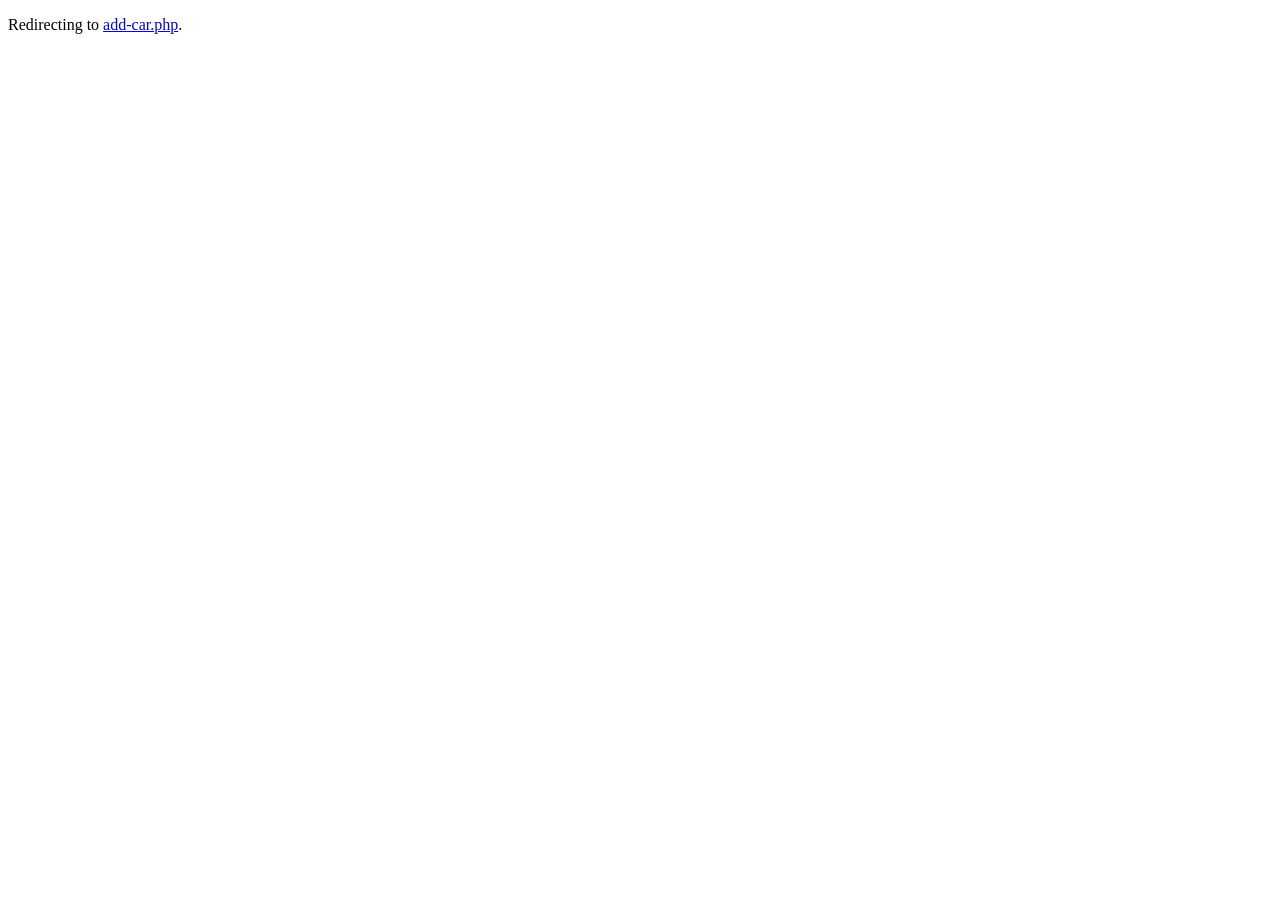
<file: Bi Qinzhi/index.html>
<!DOCTYPE html>
<html lang="en">
<head>
  <meta charset="UTF-8">
  <meta http-equiv="refresh" content="0; url=add-car.php">
  <title>Redirecting...</title>
</head>
<body>
  <p>Redirecting to <a href="add-car.php">add-car.php</a>.</p>
</body>
</html>
</file>
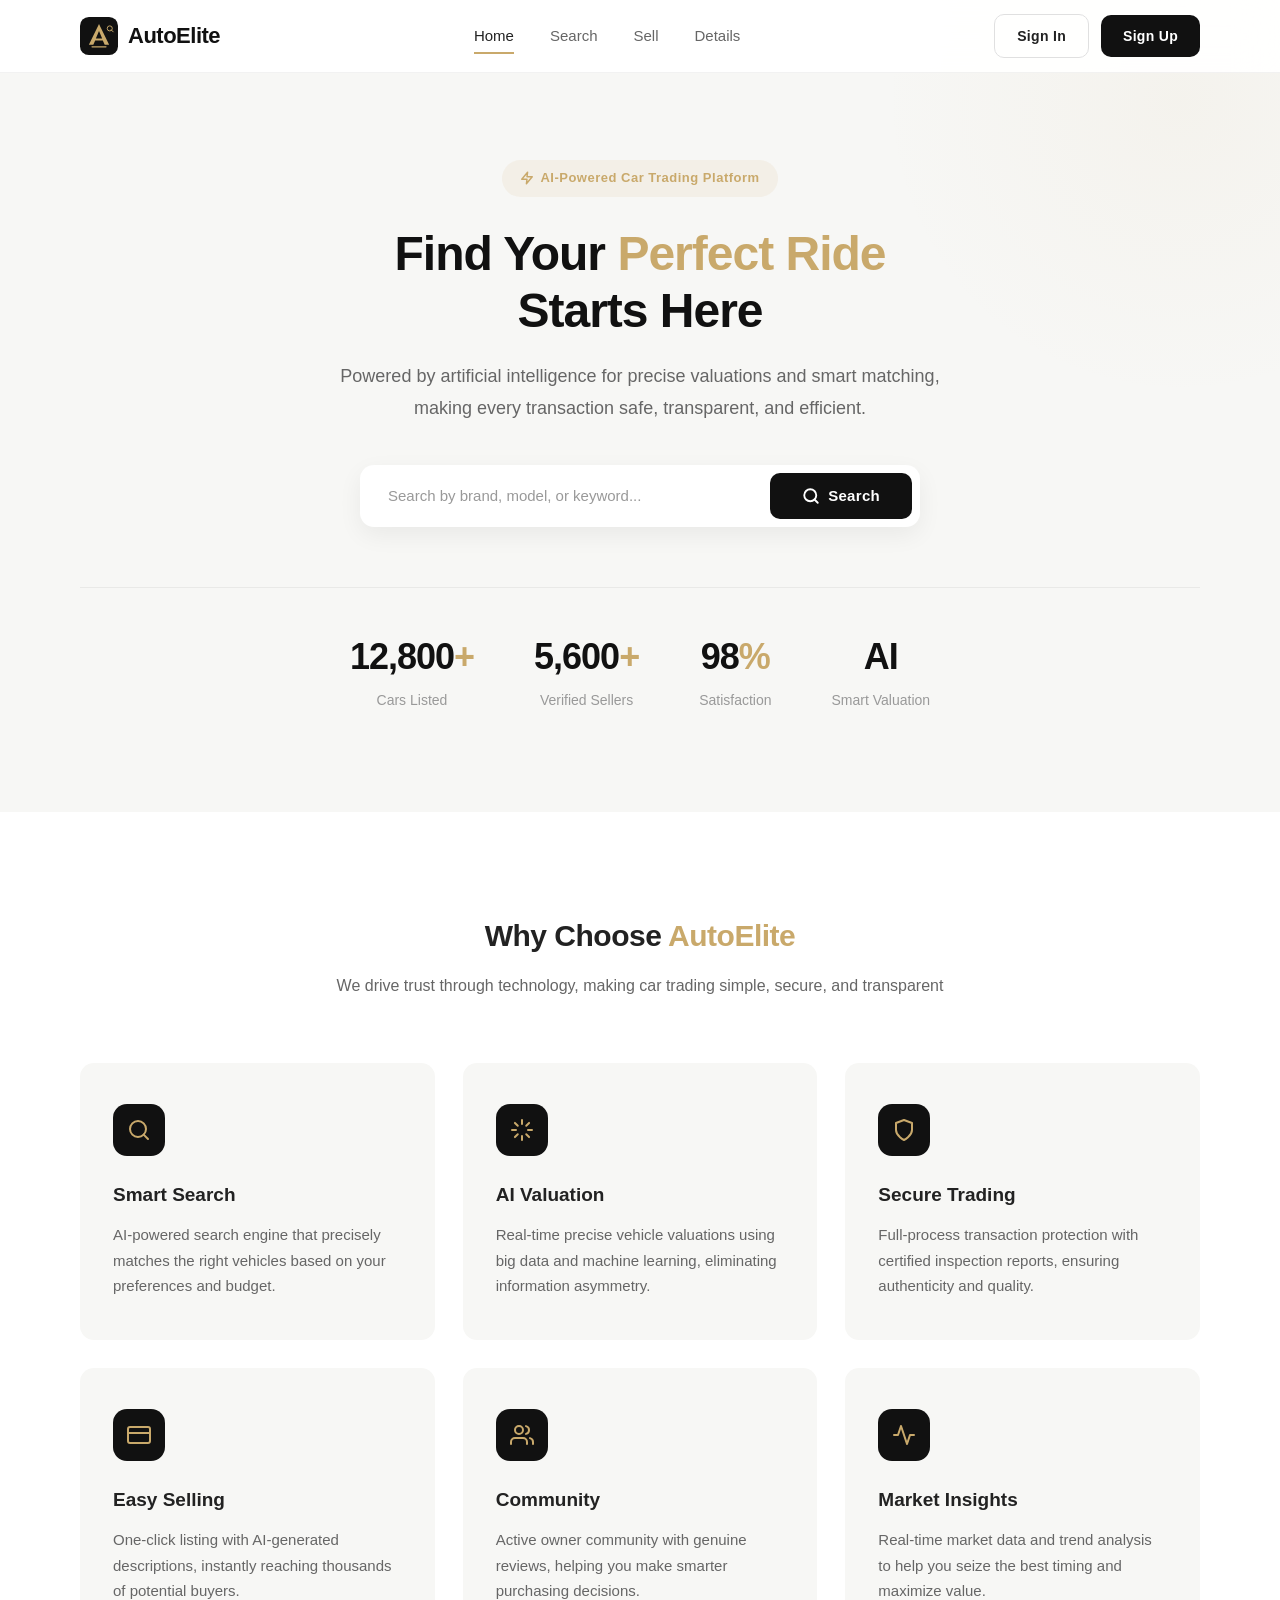
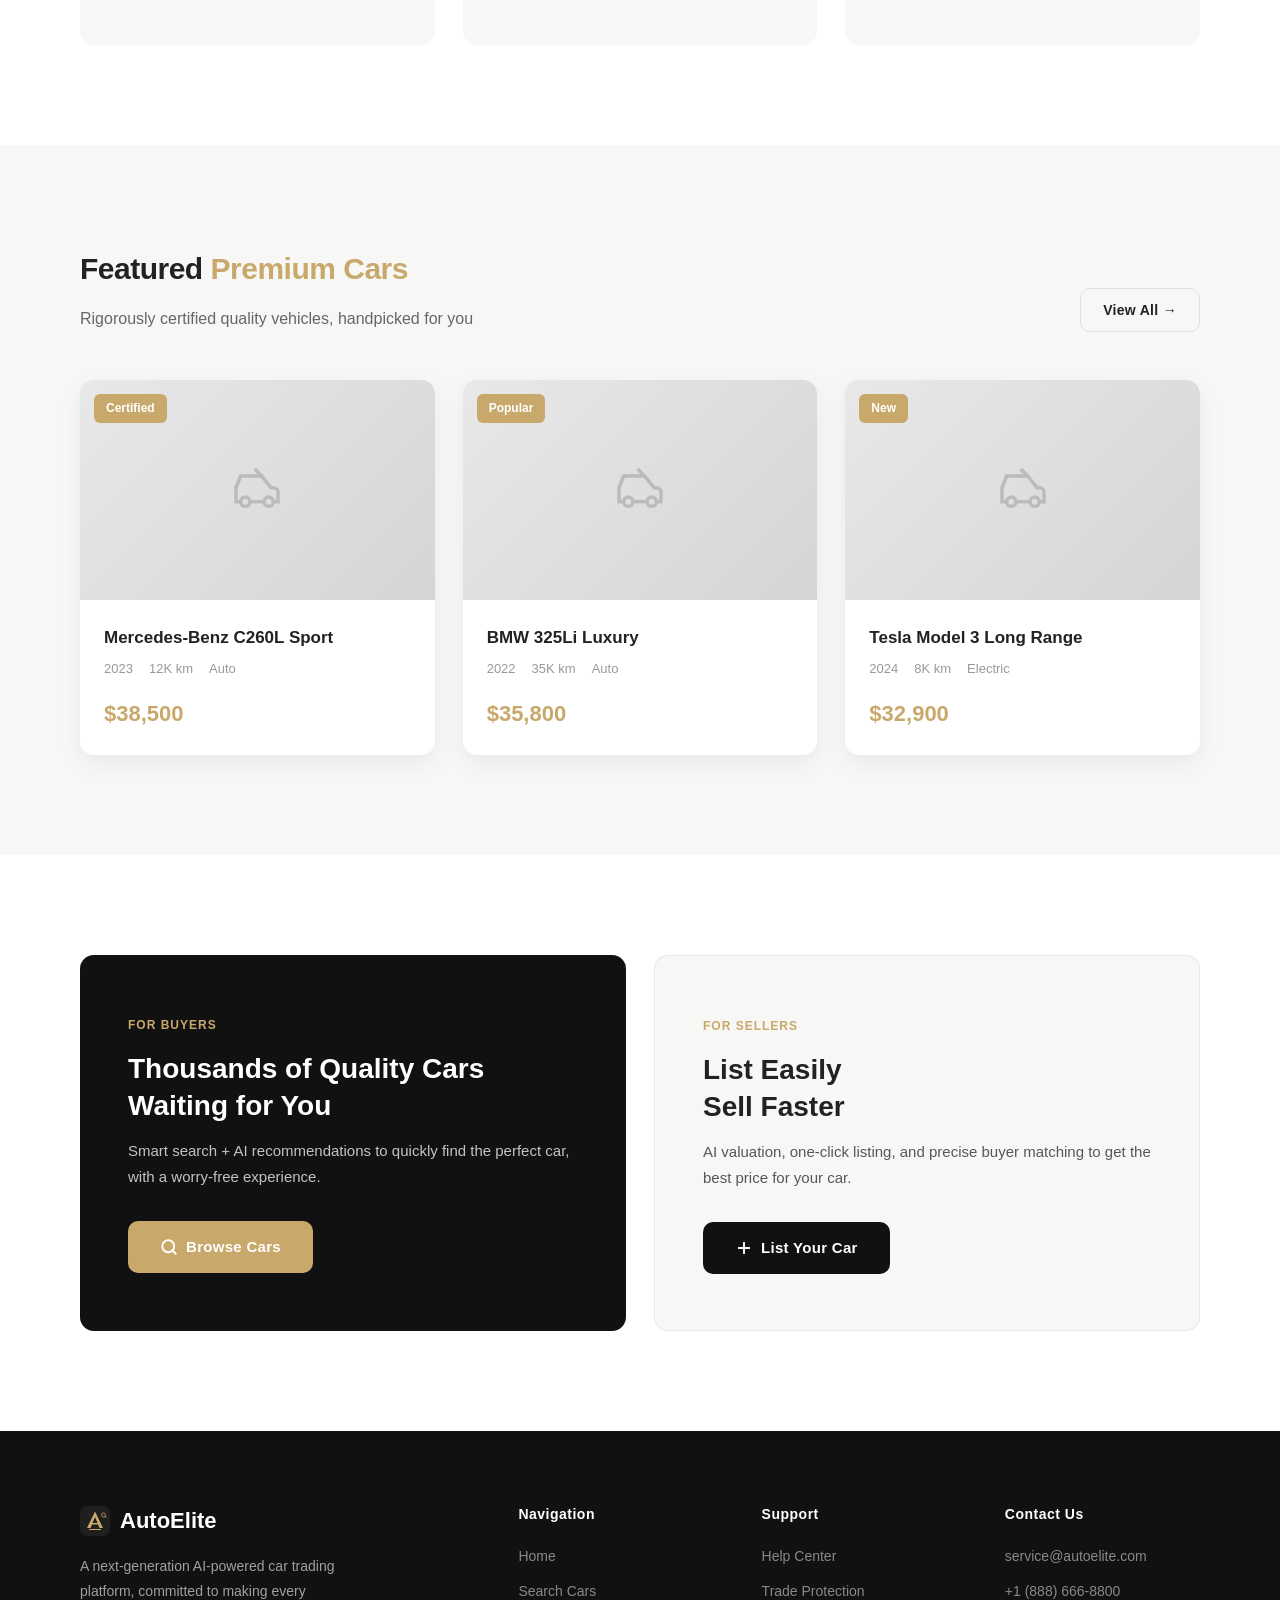
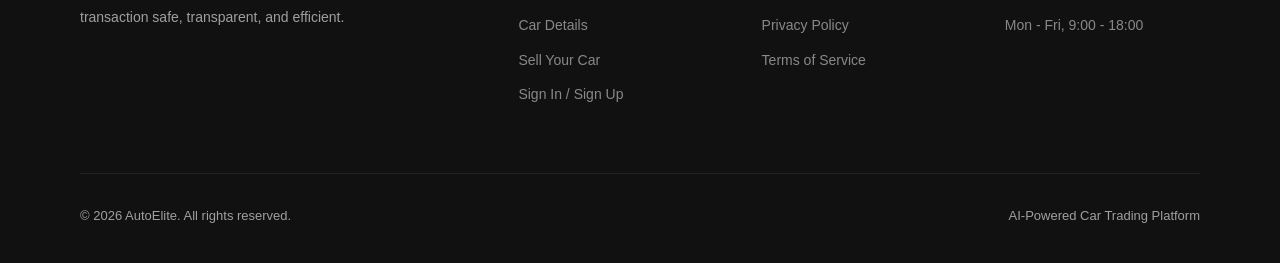
<file: homepage.html>
<!DOCTYPE html>
<html lang="en">
<head>
  <meta charset="UTF-8">
  <meta name="viewport" content="width=device-width, initial-scale=1.0">
  <title>AutoElite - AI-Powered Car Trading Platform</title>
  <link rel="stylesheet" href="homepage.css">
  <style>
    /* Page-specific styles */
    .nav-logo-svg { display: flex; align-items: center; gap: 10px; }
  </style>
</head>
<body>

  <!-- Page Loader -->
  <div class="page-loader" id="pageLoader">
    <div class="loader-spinner"></div>
  </div>

  <!-- ========== Navbar ========== -->
  <nav class="navbar" id="navbar">
    <div class="container">
      <a href="homepage.html" class="nav-logo">
        <svg class="nav-logo-svg" width="38" height="38" viewBox="0 0 120 120" fill="none" xmlns="http://www.w3.org/2000/svg">
          <rect width="120" height="120" rx="28" fill="#111111"/>
          <path d="M60 22L28 88h14l6-14h24l6 14h14L60 22zm0 22l10 24H50l10-24z" fill="#C9A96B"/>
          <path d="M38 94h44" stroke="#C9A96B" stroke-width="4" stroke-linecap="round"/>
          <circle cx="94" cy="36" r="8" fill="none" stroke="#C9A96B" stroke-width="3"/>
          <path d="M99 41l6 6" stroke="#C9A96B" stroke-width="3" stroke-linecap="round"/>
        </svg>
        AutoElite
      </a>

      <div class="nav-links">
        <a href="homepage.html" class="active">Home</a>
        <a href="search.html">Search</a>
        <a href="Bi Qinzhi/add-car.php">Sell</a>
        <a href="Bi Qinzhi/inventory.php">Details</a>
      </div>

      <div class="nav-actions">
        <a href="login.html" class="btn btn-sm btn-outline">Sign In</a>
        <a href="Liu Ruoqi/register.php" class="btn btn-sm btn-primary">Sign Up</a>
      </div>

      <div class="hamburger" id="hamburger">
        <span></span>
        <span></span>
        <span></span>
      </div>
    </div>
  </nav>

  <!-- Mobile Nav -->
  <div class="mobile-nav" id="mobileNav">
    <a href="homepage.html">Home</a>
    <a href="search.html">Search Cars</a>
    <a href="Bi Qinzhi/add-car.php">Sell Your Car</a>
    <a href="Bi Qinzhi/inventory.php">Car Details</a>
    <a href="login.html">Sign In</a>
    <a href="Liu Ruoqi/register.php">Sign Up</a>
  </div>

  <!-- ========== Hero ========== -->
  <section class="hero">
    <div class="container">
      <div class="hero-content fade-in">
        <div class="hero-tag">
          <svg width="14" height="14" viewBox="0 0 24 24" fill="none" stroke="currentColor" stroke-width="2.5" stroke-linecap="round" stroke-linejoin="round"><polygon points="13 2 3 14 12 14 11 22 21 10 12 10 13 2"/></svg>
          AI-Powered Car Trading Platform
        </div>
        <h1>Find Your <span class="accent">Perfect Ride</span><br>Starts Here</h1>
        <p>Powered by artificial intelligence for precise valuations and smart matching,<br>making every transaction safe, transparent, and efficient.</p>

        <form class="hero-search" action="search.php" method="get">
          <input type="text" class="input" placeholder="Search by brand, model, or keyword..." name="model">
          <button type="submit" class="btn btn-primary">
            <svg width="18" height="18" viewBox="0 0 24 24" fill="none" stroke="currentColor" stroke-width="2.5" stroke-linecap="round" stroke-linejoin="round"><circle cx="11" cy="11" r="8"/><path d="m21 21-4.35-4.35"/></svg>
            Search
          </button>
        </form>
      </div>

      <div class="hero-stats fade-in">
        <div class="hero-stat">
          <div class="number">12,800<span class="accent">+</span></div>
          <div class="label">Cars Listed</div>
        </div>
        <div class="hero-stat">
          <div class="number">5,600<span class="accent">+</span></div>
          <div class="label">Verified Sellers</div>
        </div>
        <div class="hero-stat">
          <div class="number">98<span class="accent">%</span></div>
          <div class="label">Satisfaction</div>
        </div>
        <div class="hero-stat">
          <div class="number">AI</div>
          <div class="label">Smart Valuation</div>
        </div>
      </div>
    </div>
  </section>

  <!-- ========== Features / 业务简介 ========== -->
  <section class="features" id="features">
    <div class="container">
      <div class="features-header fade-in">
        <div class="section-title">Why Choose <span class="accent">AutoElite</span></div>
        <p class="section-subtitle">We drive trust through technology, making car trading simple, secure, and transparent</p>
      </div>

      <div class="features-grid">
        <!-- Card 1 -->
        <div class="feature-card fade-in fade-in-delay-1">
          <div class="feature-icon">
            <svg width="24" height="24" viewBox="0 0 24 24" fill="none" stroke="#C9A96B" stroke-width="2" stroke-linecap="round" stroke-linejoin="round"><circle cx="11" cy="11" r="8"/><path d="m21 21-4.35-4.35"/></svg>
          </div>
          <h3>Smart Search</h3>
          <p>AI-powered search engine that precisely matches the right vehicles based on your preferences and budget.</p>
        </div>
        <!-- Card 2 -->
        <div class="feature-card fade-in fade-in-delay-2">
          <div class="feature-icon">
            <svg width="24" height="24" viewBox="0 0 24 24" fill="none" stroke="#C9A96B" stroke-width="2" stroke-linecap="round" stroke-linejoin="round"><path d="M12 2v4m0 12v4M4.93 4.93l2.83 2.83m8.48 8.48 2.83 2.83M2 12h4m12 0h4M4.93 19.07l2.83-2.83m8.48-8.48 2.83-2.83"/></svg>
          </div>
          <h3>AI Valuation</h3>
          <p>Real-time precise vehicle valuations using big data and machine learning, eliminating information asymmetry.</p>
        </div>
        <!-- Card 3 -->
        <div class="feature-card fade-in fade-in-delay-3">
          <div class="feature-icon">
            <svg width="24" height="24" viewBox="0 0 24 24" fill="none" stroke="#C9A96B" stroke-width="2" stroke-linecap="round" stroke-linejoin="round"><path d="M12 22s8-4 8-10V5l-8-3-8 3v7c0 6 8 10 8 10z"/></svg>
          </div>
          <h3>Secure Trading</h3>
          <p>Full-process transaction protection with certified inspection reports, ensuring authenticity and quality.</p>
        </div>
        <!-- Card 4 -->
        <div class="feature-card fade-in fade-in-delay-1">
          <div class="feature-icon">
            <svg width="24" height="24" viewBox="0 0 24 24" fill="none" stroke="#C9A96B" stroke-width="2" stroke-linecap="round" stroke-linejoin="round"><rect x="1" y="4" width="22" height="16" rx="2" ry="2"/><line x1="1" y1="10" x2="23" y2="10"/></svg>
          </div>
          <h3>Easy Selling</h3>
          <p>One-click listing with AI-generated descriptions, instantly reaching thousands of potential buyers.</p>
        </div>
        <!-- Card 5 -->
        <div class="feature-card fade-in fade-in-delay-2">
          <div class="feature-icon">
            <svg width="24" height="24" viewBox="0 0 24 24" fill="none" stroke="#C9A96B" stroke-width="2" stroke-linecap="round" stroke-linejoin="round"><path d="M17 21v-2a4 4 0 0 0-4-4H5a4 4 0 0 0-4 4v2"/><circle cx="9" cy="7" r="4"/><path d="M23 21v-2a4 4 0 0 0-3-3.87"/><path d="M16 3.13a4 4 0 0 1 0 7.75"/></svg>
          </div>
          <h3>Community</h3>
          <p>Active owner community with genuine reviews, helping you make smarter purchasing decisions.</p>
        </div>
        <!-- Card 6 -->
        <div class="feature-card fade-in fade-in-delay-3">
          <div class="feature-icon">
            <svg width="24" height="24" viewBox="0 0 24 24" fill="none" stroke="#C9A96B" stroke-width="2" stroke-linecap="round" stroke-linejoin="round"><polyline points="22 12 18 12 15 21 9 3 6 12 2 12"/></svg>
          </div>
          <h3>Market Insights</h3>
          <p>Real-time market data and trend analysis to help you seize the best timing and maximize value.</p>
        </div>
      </div>
    </div>
  </section>

  <!-- ========== Featured Cars / 精选车辆 ========== -->
  <section class="featured-cars" id="cars">
    <div class="container">
      <div class="featured-header fade-in">
        <div>
          <div class="section-title">Featured <span class="accent">Premium Cars</span></div>
          <p class="section-subtitle">Rigorously certified quality vehicles, handpicked for you</p>
        </div>
        <a href="search.html" class="btn btn-outline btn-sm">View All &rarr;</a>
      </div>

      <div class="car-grid">
        <!-- Car 1 -->
        <a href="detail.html" class="car-card fade-in fade-in-delay-1">
          <div class="car-image">
            <span class="car-badge">Certified</span>
            <div class="car-placeholder">
              <svg width="56" height="56" viewBox="0 0 24 24" fill="none" stroke="#BBB" stroke-width="1.5"><path d="M7 17m-2 0a2 2 0 1 0 4 0a2 2 0 1 0-4 0"/><path d="M17 17m-2 0a2 2 0 1 0 4 0a2 2 0 1 0-4 0"/><path d="M5 17H3v-6l2-5h9l4 5h1a2 2 0 0 1 2 2v4h-2"/><path d="M9 17h6"/><path d="M14 6l-3-3"/></svg>
            </div>
          </div>
          <div class="car-info">
            <h3>Mercedes-Benz C260L Sport</h3>
            <div class="car-meta">
              <span>2023</span>
              <span>12K km</span>
              <span>Auto</span>
            </div>
            <div class="car-price">$38,500<span class="unit"></span></div>
          </div>
        </a>
        <!-- Car 2 -->
        <a href="detail.html" class="car-card fade-in fade-in-delay-2">
          <div class="car-image">
            <span class="car-badge">Popular</span>
            <div class="car-placeholder">
              <svg width="56" height="56" viewBox="0 0 24 24" fill="none" stroke="#BBB" stroke-width="1.5"><path d="M7 17m-2 0a2 2 0 1 0 4 0a2 2 0 1 0-4 0"/><path d="M17 17m-2 0a2 2 0 1 0 4 0a2 2 0 1 0-4 0"/><path d="M5 17H3v-6l2-5h9l4 5h1a2 2 0 0 1 2 2v4h-2"/><path d="M9 17h6"/><path d="M14 6l-3-3"/></svg>
            </div>
          </div>
          <div class="car-info">
            <h3>BMW 325Li Luxury</h3>
            <div class="car-meta">
              <span>2022</span>
              <span>35K km</span>
              <span>Auto</span>
            </div>
            <div class="car-price">$35,800<span class="unit"></span></div>
          </div>
        </a>
        <!-- Car 3 -->
        <a href="detail.html" class="car-card fade-in fade-in-delay-3">
          <div class="car-image">
            <span class="car-badge">New</span>
            <div class="car-placeholder">
              <svg width="56" height="56" viewBox="0 0 24 24" fill="none" stroke="#BBB" stroke-width="1.5"><path d="M7 17m-2 0a2 2 0 1 0 4 0a2 2 0 1 0-4 0"/><path d="M17 17m-2 0a2 2 0 1 0 4 0a2 2 0 1 0-4 0"/><path d="M5 17H3v-6l2-5h9l4 5h1a2 2 0 0 1 2 2v4h-2"/><path d="M9 17h6"/><path d="M14 6l-3-3"/></svg>
            </div>
          </div>
          <div class="car-info">
            <h3>Tesla Model 3 Long Range</h3>
            <div class="car-meta">
              <span>2024</span>
              <span>8K km</span>
              <span>Electric</span>
            </div>
            <div class="car-price">$32,900<span class="unit"></span></div>
          </div>
        </a>
      </div>
    </div>
  </section>

  <!-- ========== CTA Section ========== -->
  <section class="cta-section">
    <div class="container">
      <div class="cta-grid">
        <!-- Buyer CTA -->
        <div class="cta-card buyer fade-in fade-in-delay-1">
          <span class="cta-tag">For Buyers</span>
          <h3>Thousands of Quality Cars<br>Waiting for You</h3>
          <p>Smart search + AI recommendations to quickly find the perfect car, with a worry-free experience.</p>
          <a href="search.html" class="btn">
            <svg width="18" height="18" viewBox="0 0 24 24" fill="none" stroke="currentColor" stroke-width="2.5" stroke-linecap="round" stroke-linejoin="round"><circle cx="11" cy="11" r="8"/><path d="m21 21-4.35-4.35"/></svg>
            Browse Cars
          </a>
        </div>
        <!-- Seller CTA -->
        <div class="cta-card seller fade-in fade-in-delay-2">
          <span class="cta-tag">For Sellers</span>
          <h3>List Easily<br>Sell Faster</h3>
          <p>AI valuation, one-click listing, and precise buyer matching to get the best price for your car.</p>
          <a href="sell.html" class="btn btn-primary">
            <svg width="18" height="18" viewBox="0 0 24 24" fill="none" stroke="currentColor" stroke-width="2.5" stroke-linecap="round" stroke-linejoin="round"><path d="M12 5v14"/><path d="M5 12h14"/></svg>
            List Your Car
          </a>
        </div>
      </div>
    </div>
  </section>

  <!-- ========== Footer ========== -->
  <footer class="footer">
    <div class="container">
      <div class="footer-grid">
        <div class="footer-brand">
          <div class="footer-logo">
            <svg width="30" height="30" viewBox="0 0 120 120" fill="none" xmlns="http://www.w3.org/2000/svg">
              <rect width="120" height="120" rx="28" fill="#1F1F1F"/>
              <path d="M60 22L28 88h14l6-14h24l6 14h14L60 22zm0 22l10 24H50l10-24z" fill="#C9A96B"/>
              <path d="M38 94h44" stroke="#C9A96B" stroke-width="4" stroke-linecap="round"/>
              <circle cx="94" cy="36" r="8" fill="none" stroke="#C9A96B" stroke-width="3"/>
              <path d="M99 41l6 6" stroke="#C9A96B" stroke-width="3" stroke-linecap="round"/>
            </svg>
            AutoElite
          </div>
          <p>A next-generation AI-powered car trading platform, committed to making every transaction safe, transparent, and efficient.</p>
        </div>

        <div class="footer-col">
          <h4>Navigation</h4>
          <a href="homepage.html">Home</a>
          <a href="search.html">Search Cars</a>
          <a href="detail.html">Car Details</a>
          <a href="sell.html">Sell Your Car</a>
          <a href="auth.html">Sign In / Sign Up</a>
        </div>

        <div class="footer-col">
          <h4>Support</h4>
          <a href="#">Help Center</a>
          <a href="#">Trade Protection</a>
          <a href="#">Privacy Policy</a>
          <a href="#">Terms of Service</a>
        </div>

        <div class="footer-col">
          <h4>Contact Us</h4>
          <a href="#">service@autoelite.com</a>
          <a href="#">+1 (888) 666-8800</a>
          <a href="#">Mon - Fri, 9:00 - 18:00</a>
        </div>
      </div>

      <div class="footer-bottom">
        <span>&copy; 2026 AutoElite. All rights reserved.</span>
        <span>AI-Powered Car Trading Platform</span>
      </div>
    </div>
  </footer>

  <!-- ========== JavaScript ========== -->
  <script>
    // --- Page Loader ---
    window.addEventListener('load', () => {
      document.getElementById('pageLoader').classList.add('hidden');
    });

    // --- Navbar scroll effect ---
    const navbar = document.getElementById('navbar');
    window.addEventListener('scroll', () => {
      navbar.classList.toggle('scrolled', window.scrollY > 20);
    });

    // --- Hamburger Menu ---
    const hamburger = document.getElementById('hamburger');
    const mobileNav = document.getElementById('mobileNav');

    hamburger.addEventListener('click', () => {
      hamburger.classList.toggle('active');
      mobileNav.classList.toggle('active');
      document.body.style.overflow = mobileNav.classList.contains('active') ? 'hidden' : '';
    });

    // Close mobile nav on link click
    mobileNav.querySelectorAll('a').forEach(link => {
      link.addEventListener('click', () => {
        hamburger.classList.remove('active');
        mobileNav.classList.remove('active');
        document.body.style.overflow = '';
      });
    });

    // --- Scroll Fade-In Animation ---
    const observerOptions = {
      threshold: 0.15,
      rootMargin: '0px 0px -40px 0px'
    };

    const observer = new IntersectionObserver((entries) => {
      entries.forEach(entry => {
        if (entry.isIntersecting) {
          entry.target.classList.add('visible');
          observer.unobserve(entry.target);
        }
      });
    }, observerOptions);

    document.querySelectorAll('.fade-in').forEach(el => observer.observe(el));
  </script>
</body>
</html>
</file>
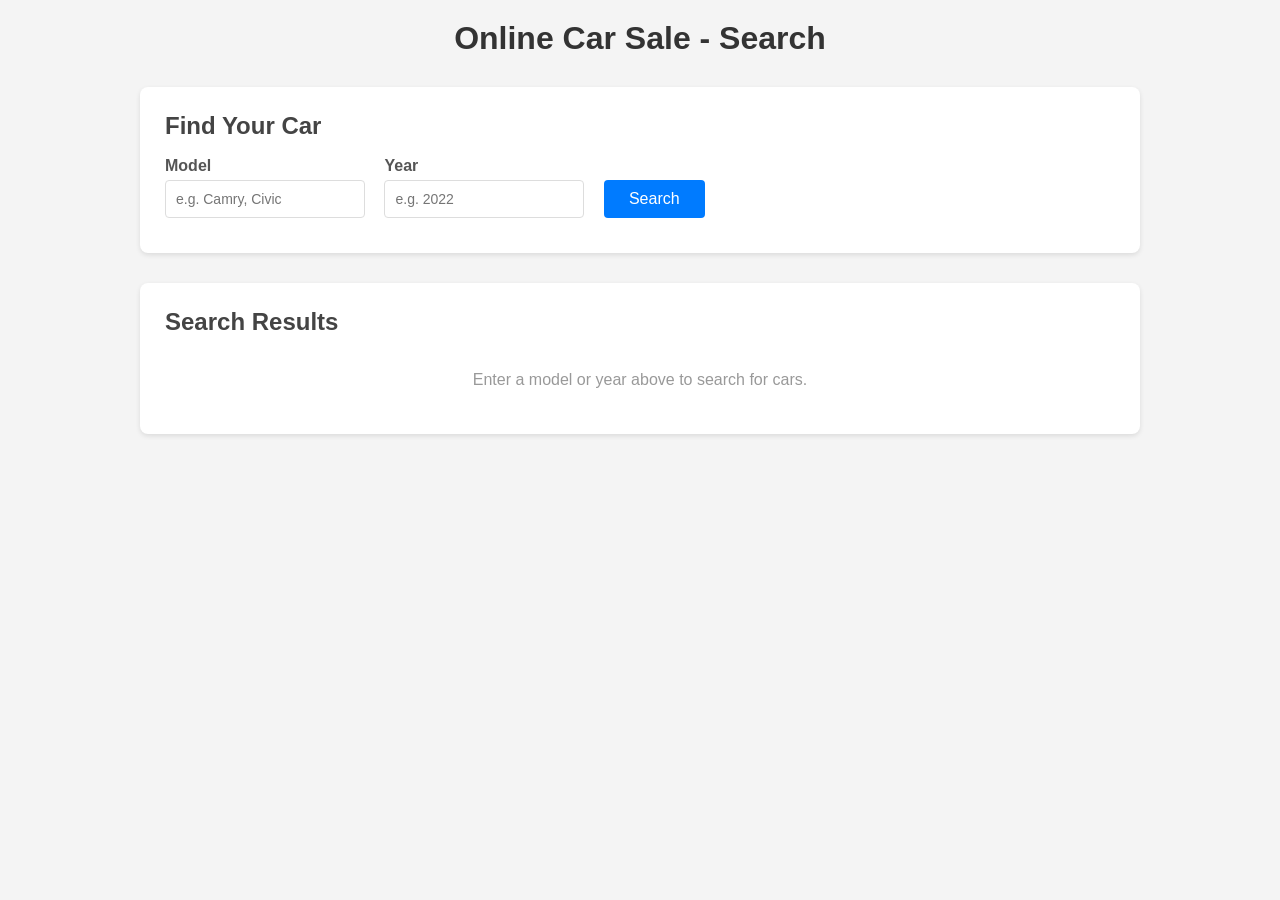
<file: search.html>
<!DOCTYPE html>
<html lang="en">
<head>
    <meta charset="UTF-8">
    <meta name="viewport" content="width=device-width, initial-scale=1.0">
    <title>Car Search - Online Car Sale</title>
    <style>
        * {
            margin: 0;
            padding: 0;
            box-sizing: border-box;
        }

        body {
            font-family: Arial, sans-serif;
            background-color: #f4f4f4;
            padding: 20px;
        }

        .container {
            max-width: 1000px;
            margin: 0 auto;
        }

        h1 {
            text-align: center;
            color: #333;
            margin-bottom: 30px;
        }

        .search-form {
            background: #fff;
            padding: 25px;
            border-radius: 8px;
            box-shadow: 0 2px 5px rgba(0,0,0,0.1);
            margin-bottom: 30px;
        }

        .search-form h2 {
            margin-bottom: 15px;
            color: #444;
        }

        .form-group {
            display: inline-block;
            margin-right: 15px;
            margin-bottom: 10px;
        }

        .form-group label {
            display: block;
            margin-bottom: 5px;
            font-weight: bold;
            color: #555;
        }

        .form-group input {
            padding: 10px;
            border: 1px solid #ddd;
            border-radius: 4px;
            font-size: 14px;
            width: 200px;
        }

        .search-btn {
            padding: 10px 25px;
            background-color: #007bff;
            color: #fff;
            border: none;
            border-radius: 4px;
            font-size: 16px;
            cursor: pointer;
            margin-top: 25px;
        }

        .search-btn:hover {
            background-color: #0056b3;
        }

        .results {
            background: #fff;
            padding: 25px;
            border-radius: 8px;
            box-shadow: 0 2px 5px rgba(0,0,0,0.1);
        }

        .results h2 {
            margin-bottom: 15px;
            color: #444;
        }

        .car-card {
            border: 1px solid #eee;
            padding: 15px;
            margin-bottom: 15px;
            border-radius: 6px;
            background: #fafafa;
        }

        .car-card h3 {
            color: #333;
            margin-bottom: 8px;
        }

        .car-card p {
            color: #666;
            margin-bottom: 5px;
        }

        .car-card .price {
            color: #e74c3c;
            font-size: 18px;
            font-weight: bold;
        }

        .no-results {
            text-align: center;
            color: #999;
            padding: 20px;
        }
    </style>
</head>
<body>
    <div class="container">
        <h1>Online Car Sale - Search</h1>

        <div class="search-form">
            <h2>Find Your Car</h2>
            <form action="search.php" method="GET">
                <div class="form-group">
                    <label for="model">Model</label>
                    <input type="text" id="model" name="model" placeholder="e.g. Camry, Civic">
                </div>
                <div class="form-group">
                    <label for="year">Year</label>
                    <input type="number" id="year" name="year" placeholder="e.g. 2022" min="1900" max="2030">
                </div>
                <button type="submit" class="search-btn">Search</button>
            </form>
        </div>

        <div class="results">
            <h2>Search Results</h2>
            <div class="no-results">
                <p>Enter a model or year above to search for cars.</p>
            </div>
        </div>
    </div>
</body>
</html>
</file>
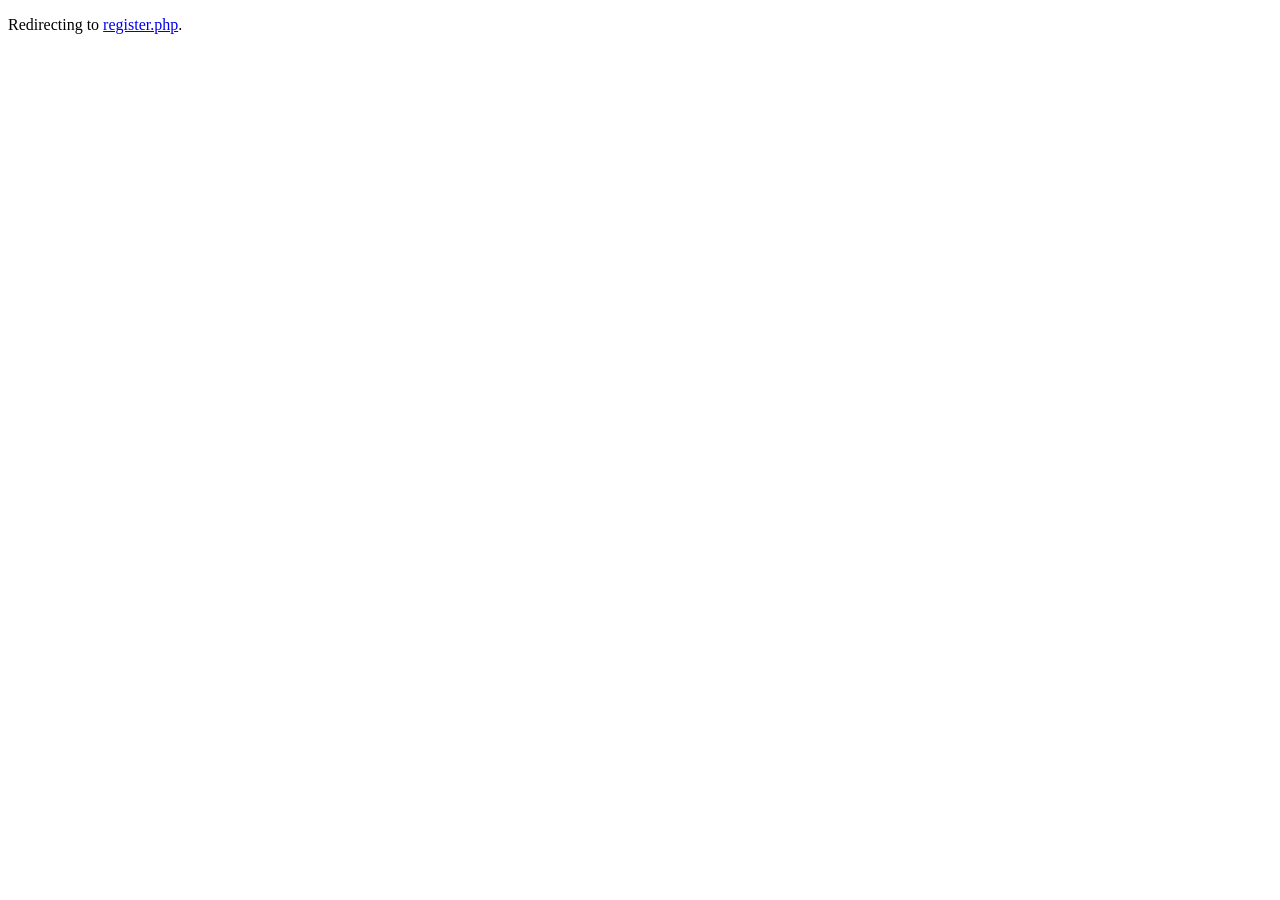
<file: Liu Ruoqi/register.html>
<!DOCTYPE html>
<html lang="en">
<head>
  <meta charset="UTF-8">
  <meta http-equiv="refresh" content="0; url=register.php">
  <title>Redirecting...</title>
</head>
<body>
  <p>Redirecting to <a href="register.php">register.php</a>.</p>
</body>
</html>
</file>
<file: homepage.css>
:root {
  /* 主色 */
  --color-black: #111111;
  --color-dark-gray: #1F1F1F;
  /* 背景色 */
  --color-bg-warm: #F7F7F5;
  --color-bg-white: #FFFFFF;
  --color-bg-light: #F1F1EF;
  /* 文字色 */
  --color-text-primary: #222222;
  --color-text-secondary: #666666;
  --color-text-muted: #999999;
  /* 点缀色 */
  --color-accent: #C9A96B;
  /* 字体 */
  --font-cn: "PingFang SC", "Microsoft YaHei", "Noto Sans SC", sans-serif;
  --font-en: "Inter", Arial, Helvetica, sans-serif;
  /* 圆角 */
  --radius-btn: 10px;
  --radius-card: 14px;
  /* 阴影 */
  --shadow-light: 0 8px 24px rgba(0, 0, 0, 0.06);
  --shadow-hover: 0 12px 32px rgba(0, 0, 0, 0.10);
  /* 间距 */
  --section-padding: 100px 0;
  --container-width: 1200px;
  /* 过渡 */
  --transition: all 0.3s cubic-bezier(0.25, 0.46, 0.45, 0.94);
}

/* ---------- Reset ---------- */
*,
*::before,
*::after {
  margin: 0;
  padding: 0;
  box-sizing: border-box;
}

html {
  scroll-behavior: smooth;
  font-size: 16px;
  -webkit-font-smoothing: antialiased;
  -moz-osx-font-smoothing: grayscale;
}

body {
  font-family: var(--font-cn);
  color: var(--color-text-primary);
  background-color: var(--color-bg-white);
  line-height: 1.6;
  overflow-x: hidden;
}

a {
  text-decoration: none;
  color: inherit;
  transition: var(--transition);
}

ul, ol {
  list-style: none;
}

img {
  max-width: 100%;
  display: block;
}

button, input, textarea, select {
  font-family: inherit;
  font-size: inherit;
  border: none;
  outline: none;
  background: none;
}

/* ---------- Utility ---------- */
.container {
  width: 100%;
  max-width: var(--container-width);
  margin: 0 auto;
  padding: 0 40px;
}

.section-title {
  font-size: 30px;
  font-weight: 700;
  color: var(--color-text-primary);
  letter-spacing: -0.5px;
}

.section-subtitle {
  font-size: 16px;
  color: var(--color-text-secondary);
  margin-top: 12px;
  line-height: 1.7;
}

.accent {
  color: var(--color-accent);
}

/* ---------- Buttons ---------- */
.btn {
  display: inline-flex;
  align-items: center;
  justify-content: center;
  gap: 8px;
  padding: 14px 32px;
  border-radius: var(--radius-btn);
  font-size: 15px;
  font-weight: 600;
  cursor: pointer;
  transition: var(--transition);
  letter-spacing: 0.3px;
  white-space: nowrap;
}

.btn-primary {
  background-color: var(--color-black);
  color: var(--color-bg-white);
}
.btn-primary:hover {
  background-color: var(--color-dark-gray);
  transform: translateY(-2px);
  box-shadow: var(--shadow-hover);
}

.btn-outline {
  background-color: transparent;
  color: var(--color-text-primary);
  border: 1.5px solid #E0E0E0;
}
.btn-outline:hover {
  border-color: var(--color-accent);
  color: var(--color-accent);
  transform: translateY(-2px);
}

.btn-accent {
  background-color: var(--color-accent);
  color: var(--color-bg-white);
}
.btn-accent:hover {
  background-color: #b8963d;
  transform: translateY(-2px);
  box-shadow: var(--shadow-hover);
}

.btn-sm {
  padding: 10px 22px;
  font-size: 14px;
}

/* ---------- Cards ---------- */
.card {
  background-color: var(--color-bg-white);
  border-radius: var(--radius-card);
  box-shadow: var(--shadow-light);
  overflow: hidden;
  transition: var(--transition);
}

.card:hover {
  transform: translateY(-6px);
  box-shadow: var(--shadow-hover);
}

/* ---------- Input ---------- */
.input {
  width: 100%;
  padding: 14px 20px;
  border-radius: var(--radius-btn);
  border: 1.5px solid #E5E5E5;
  font-size: 15px;
  color: var(--color-text-primary);
  background: var(--color-bg-white);
  transition: var(--transition);
}

.input::placeholder {
  color: var(--color-text-muted);
}

.input:focus {
  border-color: var(--color-accent);
  box-shadow: 0 0 0 3px rgba(201, 169, 107, 0.1);
}

/* ========================================
   Navigation
   ======================================== */
.navbar {
  position: fixed;
  top: 0;
  left: 0;
  right: 0;
  z-index: 1000;
  background: rgba(255, 255, 255, 0.92);
  backdrop-filter: blur(20px);
  -webkit-backdrop-filter: blur(20px);
  border-bottom: 1px solid rgba(0, 0, 0, 0.05);
  transition: var(--transition);
}

.navbar.scrolled {
  box-shadow: 0 2px 20px rgba(0, 0, 0, 0.06);
}

.navbar .container {
  display: flex;
  align-items: center;
  justify-content: space-between;
  height: 72px;
}

.nav-logo {
  display: flex;
  align-items: center;
  gap: 10px;
  font-family: var(--font-en);
  font-size: 22px;
  font-weight: 800;
  color: var(--color-black);
  letter-spacing: -0.5px;
}

.nav-logo .logo-icon {
  width: 36px;
  height: 36px;
  display: flex;
  align-items: center;
  justify-content: center;
}

.nav-links {
  display: flex;
  align-items: center;
  gap: 36px;
}

.nav-links a {
  font-size: 15px;
  color: var(--color-text-secondary);
  font-weight: 500;
  position: relative;
  padding: 4px 0;
}

.nav-links a::after {
  content: '';
  position: absolute;
  bottom: -2px;
  left: 0;
  width: 0;
  height: 2px;
  background: var(--color-accent);
  transition: var(--transition);
}

.nav-links a:hover,
.nav-links a.active {
  color: var(--color-text-primary);
}

.nav-links a:hover::after,
.nav-links a.active::after {
  width: 100%;
}

.nav-actions {
  display: flex;
  align-items: center;
  gap: 12px;
}

/* Hamburger */
.hamburger {
  display: none;
  flex-direction: column;
  gap: 5px;
  cursor: pointer;
  padding: 4px;
  z-index: 1001;
}

.hamburger span {
  width: 24px;
  height: 2px;
  background: var(--color-black);
  transition: var(--transition);
  border-radius: 2px;
}

.hamburger.active span:nth-child(1) {
  transform: rotate(45deg) translate(5px, 5px);
}
.hamburger.active span:nth-child(2) {
  opacity: 0;
}
.hamburger.active span:nth-child(3) {
  transform: rotate(-45deg) translate(5px, -5px);
}

/* Mobile Nav */
.mobile-nav {
  display: none;
  position: fixed;
  top: 0;
  left: 0;
  right: 0;
  bottom: 0;
  background: rgba(255, 255, 255, 0.98);
  backdrop-filter: blur(20px);
  z-index: 999;
  flex-direction: column;
  align-items: center;
  justify-content: center;
  gap: 32px;
  opacity: 0;
  transition: opacity 0.4s ease;
}

.mobile-nav.active {
  display: flex;
  opacity: 1;
}

.mobile-nav a {
  font-size: 24px;
  font-weight: 600;
  color: var(--color-text-primary);
  transition: var(--transition);
}

.mobile-nav a:hover {
  color: var(--color-accent);
}

/* ========================================
   Hero
   ======================================== */
.hero {
  padding: 160px 0 100px;
  background: var(--color-bg-warm);
  position: relative;
  overflow: hidden;
}

.hero::before {
  content: '';
  position: absolute;
  top: -200px;
  right: -200px;
  width: 600px;
  height: 600px;
  border-radius: 50%;
  background: radial-gradient(circle, rgba(201, 169, 107, 0.06) 0%, transparent 70%);
  pointer-events: none;
}

.hero-content {
  text-align: center;
  max-width: 720px;
  margin: 0 auto;
}

.hero-tag {
  display: inline-flex;
  align-items: center;
  gap: 6px;
  padding: 8px 18px;
  background: rgba(201, 169, 107, 0.1);
  color: var(--color-accent);
  border-radius: 100px;
  font-size: 13px;
  font-weight: 600;
  letter-spacing: 0.5px;
  margin-bottom: 28px;
}

.hero h1 {
  font-size: 48px;
  font-weight: 800;
  line-height: 1.2;
  color: var(--color-black);
  letter-spacing: -1px;
  margin-bottom: 20px;
}

.hero p {
  font-size: 18px;
  color: var(--color-text-secondary);
  line-height: 1.8;
  margin-bottom: 40px;
}

.hero-search {
  display: flex;
  gap: 12px;
  max-width: 560px;
  margin: 0 auto;
  padding: 8px;
  background: var(--color-bg-white);
  border-radius: 14px;
  box-shadow: var(--shadow-light);
}

.hero-search .input {
  border: none;
  background: transparent;
  flex: 1;
}

.hero-search .input:focus {
  box-shadow: none;
}

.hero-stats {
  display: flex;
  justify-content: center;
  gap: 60px;
  margin-top: 60px;
  padding-top: 40px;
  border-top: 1px solid rgba(0, 0, 0, 0.06);
}

.hero-stat {
  text-align: center;
}

.hero-stat .number {
  font-family: var(--font-en);
  font-size: 36px;
  font-weight: 800;
  color: var(--color-black);
  letter-spacing: -1px;
}

.hero-stat .label {
  font-size: 14px;
  color: var(--color-text-muted);
  margin-top: 4px;
}

/* ========================================
   Features / 业务简介
   ======================================== */
.features {
  padding: var(--section-padding);
  background: var(--color-bg-white);
}

.features-header {
  text-align: center;
  margin-bottom: 64px;
}

.features-grid {
  display: grid;
  grid-template-columns: repeat(3, 1fr);
  gap: 28px;
}

.feature-card {
  padding: 40px 32px;
  border-radius: var(--radius-card);
  background: var(--color-bg-warm);
  transition: var(--transition);
  border: 1px solid transparent;
}

.feature-card:hover {
  border-color: rgba(201, 169, 107, 0.2);
  transform: translateY(-4px);
  box-shadow: var(--shadow-light);
}

.feature-icon {
  width: 52px;
  height: 52px;
  border-radius: 14px;
  background: var(--color-black);
  display: flex;
  align-items: center;
  justify-content: center;
  margin-bottom: 24px;
  font-size: 22px;
}

.feature-card h3 {
  font-size: 19px;
  font-weight: 700;
  margin-bottom: 12px;
  color: var(--color-text-primary);
}

.feature-card p {
  font-size: 15px;
  color: var(--color-text-secondary);
  line-height: 1.7;
}

/* ========================================
   Featured Cars / 精选车辆
   ======================================== */
.featured-cars {
  padding: var(--section-padding);
  background: var(--color-bg-warm);
}

.featured-header {
  display: flex;
  align-items: flex-end;
  justify-content: space-between;
  margin-bottom: 48px;
}

.car-grid {
  display: grid;
  grid-template-columns: repeat(3, 1fr);
  gap: 28px;
}

.car-card {
  background: var(--color-bg-white);
  border-radius: var(--radius-card);
  overflow: hidden;
  box-shadow: var(--shadow-light);
  transition: var(--transition);
  cursor: pointer;
}

.car-card:hover {
  transform: translateY(-6px);
  box-shadow: var(--shadow-hover);
}

.car-image {
  width: 100%;
  height: 220px;
  background: linear-gradient(135deg, #E8E8E8 0%, #D5D5D5 100%);
  position: relative;
  overflow: hidden;
}

.car-image .car-badge {
  position: absolute;
  top: 14px;
  left: 14px;
  padding: 5px 12px;
  background: var(--color-accent);
  color: white;
  border-radius: 6px;
  font-size: 12px;
  font-weight: 600;
}

.car-image .car-placeholder {
  width: 100%;
  height: 100%;
  display: flex;
  align-items: center;
  justify-content: center;
  font-size: 48px;
  color: #CCC;
}

.car-info {
  padding: 24px;
}

.car-info h3 {
  font-size: 17px;
  font-weight: 700;
  margin-bottom: 8px;
  color: var(--color-text-primary);
}

.car-meta {
  display: flex;
  gap: 16px;
  margin-bottom: 16px;
}

.car-meta span {
  font-size: 13px;
  color: var(--color-text-muted);
  display: flex;
  align-items: center;
  gap: 4px;
}

.car-price {
  font-family: var(--font-en);
  font-size: 22px;
  font-weight: 800;
  color: var(--color-accent);
}

.car-price .unit {
  font-size: 13px;
  font-weight: 500;
  color: var(--color-text-muted);
  margin-left: 4px;
}

/* ========================================
   CTA Section
   ======================================== */
.cta-section {
  padding: var(--section-padding);
  background: var(--color-bg-white);
}

.cta-grid {
  display: grid;
  grid-template-columns: repeat(2, 1fr);
  gap: 28px;
}

.cta-card {
  padding: 56px 48px;
  border-radius: var(--radius-card);
  position: relative;
  overflow: hidden;
  transition: var(--transition);
}

.cta-card:hover {
  transform: translateY(-4px);
  box-shadow: var(--shadow-hover);
}

.cta-card.buyer {
  background: var(--color-black);
  color: var(--color-bg-white);
}

.cta-card.seller {
  background: var(--color-bg-warm);
  border: 1px solid rgba(0, 0, 0, 0.06);
}

.cta-card .cta-tag {
  display: inline-block;
  font-size: 12px;
  font-weight: 600;
  letter-spacing: 1px;
  text-transform: uppercase;
  margin-bottom: 16px;
  color: var(--color-accent);
}

.cta-card h3 {
  font-size: 28px;
  font-weight: 700;
  margin-bottom: 14px;
  line-height: 1.3;
}

.cta-card p {
  font-size: 15px;
  line-height: 1.7;
  margin-bottom: 32px;
  opacity: 0.75;
}

.cta-card.buyer .btn {
  background: var(--color-accent);
  color: var(--color-bg-white);
}

.cta-card.buyer .btn:hover {
  background: #b8963d;
}

/* ========================================
   Footer
   ======================================== */
.footer {
  background: var(--color-black);
  color: rgba(255, 255, 255, 0.6);
  padding: 72px 0 36px;
}

.footer-grid {
  display: grid;
  grid-template-columns: 2fr 1fr 1fr 1fr;
  gap: 48px;
  margin-bottom: 56px;
}

.footer-brand .footer-logo {
  font-family: var(--font-en);
  font-size: 22px;
  font-weight: 800;
  color: var(--color-bg-white);
  margin-bottom: 16px;
  display: flex;
  align-items: center;
  gap: 10px;
}

.footer-brand .footer-logo .logo-icon {
  width: 32px;
  height: 32px;
  display: flex;
  align-items: center;
  justify-content: center;
}

.footer-brand p {
  font-size: 14px;
  line-height: 1.8;
  max-width: 280px;
}

.footer-col h4 {
  font-size: 14px;
  font-weight: 700;
  color: var(--color-bg-white);
  margin-bottom: 20px;
  letter-spacing: 0.5px;
}

.footer-col a {
  display: block;
  font-size: 14px;
  color: rgba(255, 255, 255, 0.5);
  margin-bottom: 12px;
  transition: var(--transition);
}

.footer-col a:hover {
  color: var(--color-accent);
}

.footer-bottom {
  padding-top: 32px;
  border-top: 1px solid rgba(255, 255, 255, 0.08);
  display: flex;
  align-items: center;
  justify-content: space-between;
  font-size: 13px;
}

/* ========================================
   Animations
   ======================================== */
.fade-in {
  opacity: 0;
  transform: translateY(30px);
  transition: opacity 0.8s ease, transform 0.8s ease;
}

.fade-in.visible {
  opacity: 1;
  transform: translateY(0);
}

.fade-in-delay-1 { transition-delay: 0.1s; }
.fade-in-delay-2 { transition-delay: 0.2s; }
.fade-in-delay-3 { transition-delay: 0.3s; }
.fade-in-delay-4 { transition-delay: 0.4s; }

/* ========================================
   Responsive - Tablet (768px ~ 1024px)
   ======================================== */
@media (max-width: 1024px) {
  .container { padding: 0 28px; }

  .hero h1 { font-size: 38px; }
  .hero { padding: 140px 0 80px; }

  .features-grid { grid-template-columns: repeat(2, 1fr); }
  .car-grid { grid-template-columns: repeat(2, 1fr); }
  .cta-grid { grid-template-columns: 1fr; }

  .footer-grid {
    grid-template-columns: 1fr 1fr;
    gap: 36px;
  }

  .hero-stats { gap: 36px; }
}

/* ========================================
   Responsive - Mobile (<768px)
   ======================================== */
@media (max-width: 768px) {
  :root { --section-padding: 72px 0; }

  .container { padding: 0 20px; }

  /* Navbar */
  .nav-links, .nav-actions { display: none; }
  .hamburger { display: flex; }

  /* Hero */
  .hero { padding: 120px 0 64px; }
  .hero h1 { font-size: 32px; }
  .hero p { font-size: 16px; }
  .hero-search { flex-direction: column; }
  .hero-search .btn { width: 100%; }
  .hero-stats { gap: 24px; flex-wrap: wrap; }
  .hero-stat .number { font-size: 28px; }

  /* Features */
  .features-grid { grid-template-columns: 1fr; }
  .section-title { font-size: 26px; }

  /* Cars */
  .car-grid { grid-template-columns: 1fr; }
  .featured-header { flex-direction: column; align-items: flex-start; gap: 16px; }

  /* CTA */
  .cta-card { padding: 40px 28px; }
  .cta-card h3 { font-size: 24px; }

  /* Footer */
  .footer-grid { grid-template-columns: 1fr; gap: 32px; }
  .footer-bottom { flex-direction: column; gap: 12px; text-align: center; }
}

/* ========================================
   Page Load Overlay
   ======================================== */
.page-loader {
  position: fixed;
  top: 0;
  left: 0;
  right: 0;
  bottom: 0;
  background: var(--color-bg-white);
  z-index: 9999;
  display: flex;
  align-items: center;
  justify-content: center;
  transition: opacity 0.5s ease, visibility 0.5s ease;
}

.page-loader.hidden {
  opacity: 0;
  visibility: hidden;
}

.loader-spinner {
  width: 40px;
  height: 40px;
  border: 3px solid #EEE;
  border-top-color: var(--color-accent);
  border-radius: 50%;
  animation: spin 0.8s linear infinite;
}

@keyframes spin {
  to { transform: rotate(360deg); }
}
</file>
